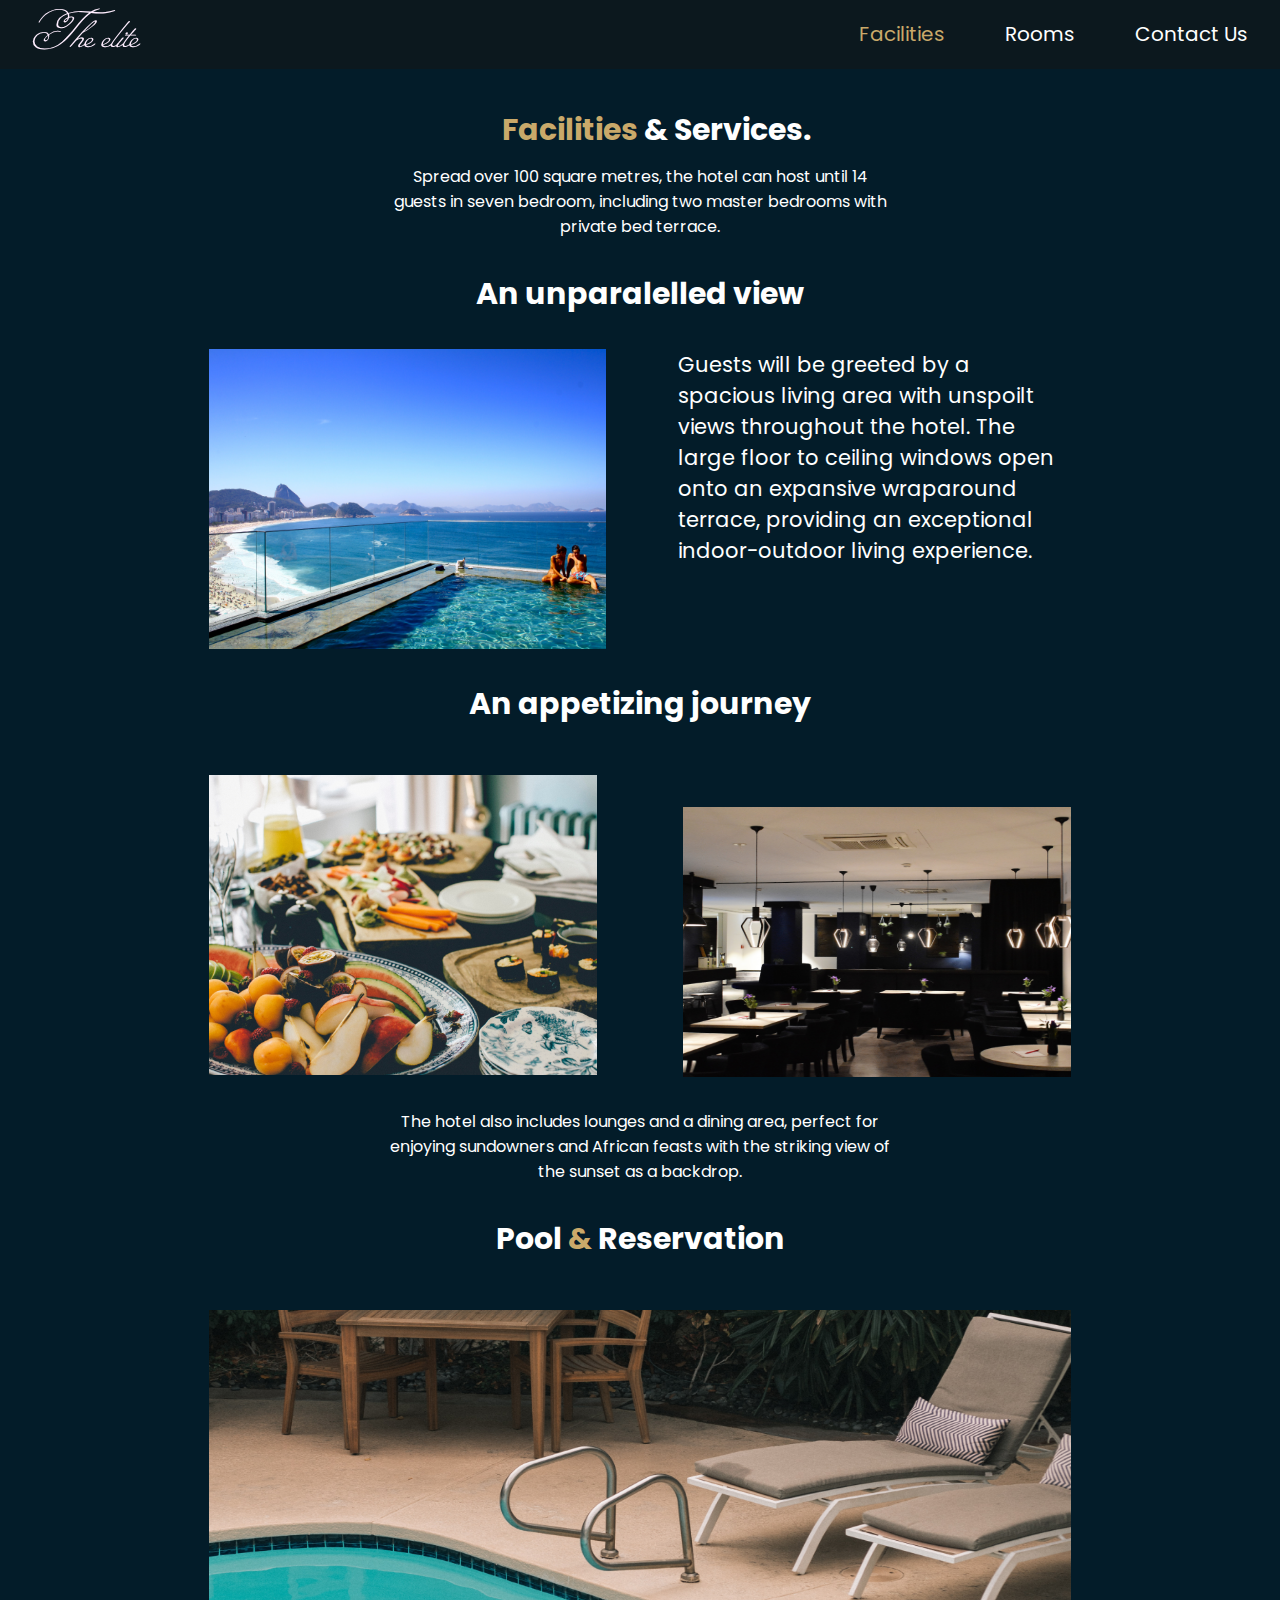
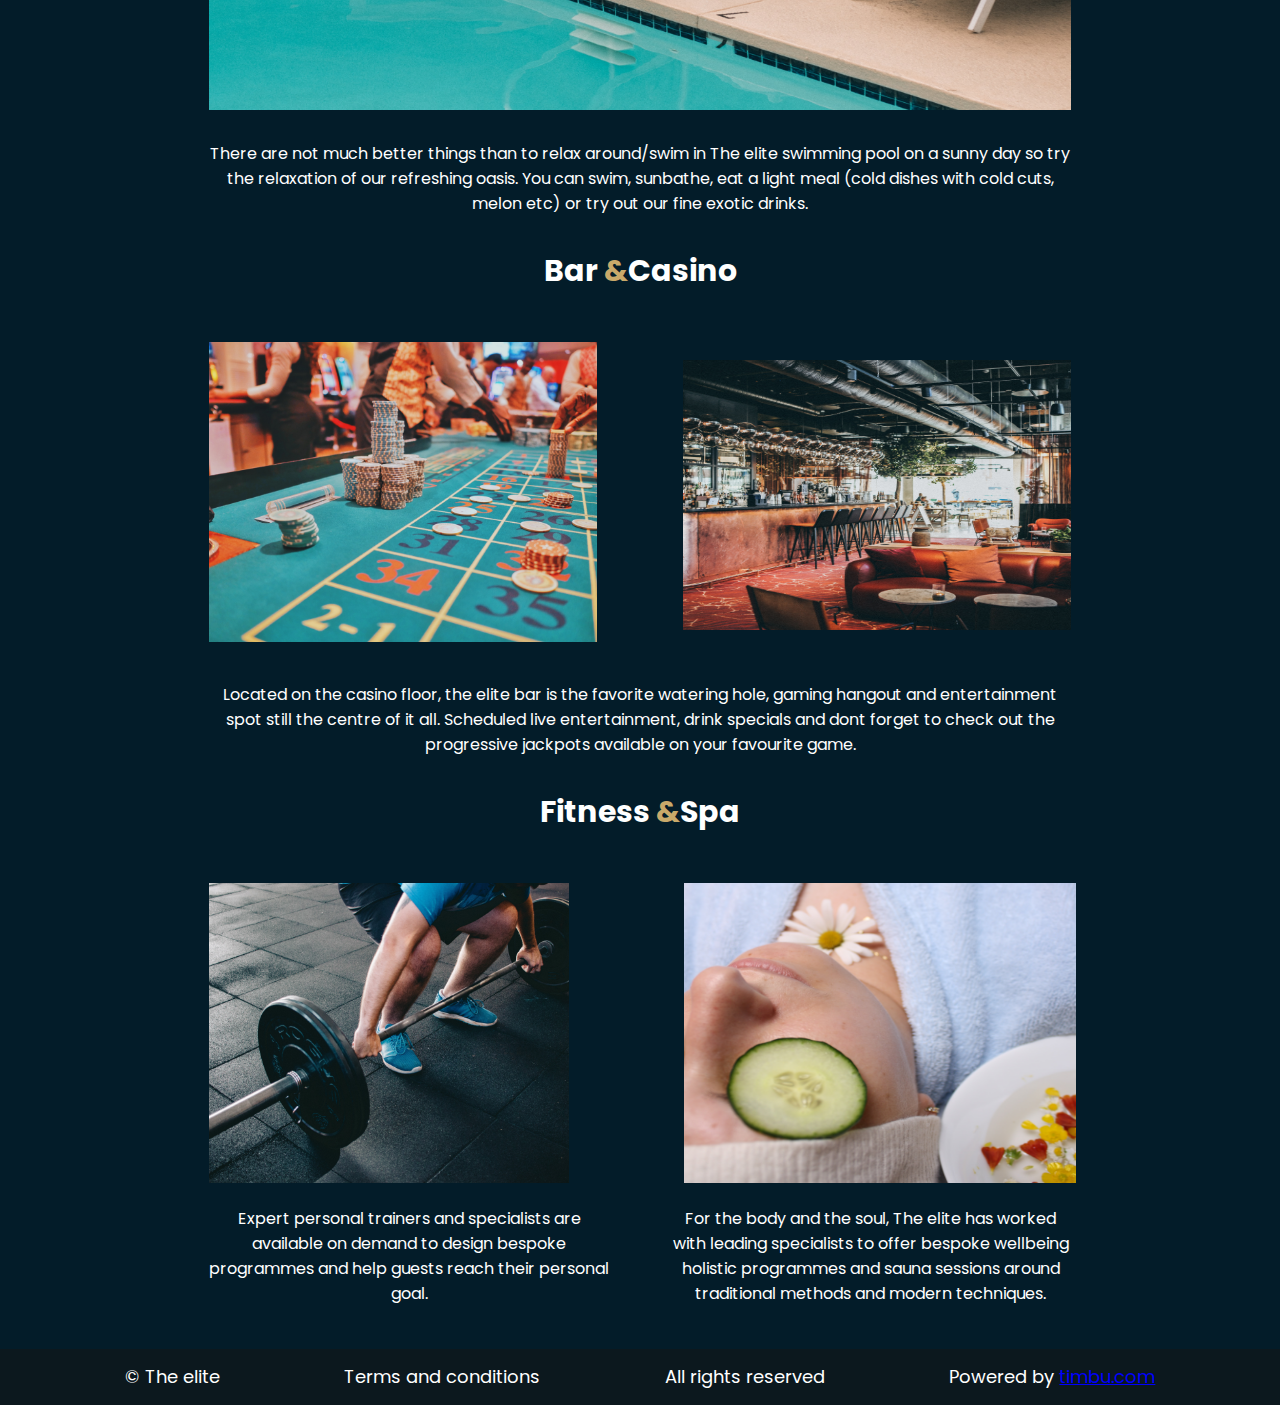
<file: Facilities-Page/index.html>
<!DOCTYPE html>
<html lang="en">
<head>
    <meta charset="UTF-8">
    <meta name="viewport" content="width=device-width, initial-scale=1.0">
    <title>The Elite</title>
    <link href="https://fonts.googleapis.com/css2?family=Poppins:wght@100&display=swap" rel="stylesheet">
    <link rel="stylesheet" href="main.css">
    <link rel="stylesheet" href="../HNG-Hotel-master/shared.css">
    <script src="../HNG-Hotel-master/main.js" defer></script>
</head>
<body>
    <header id="header">
        <h2>
            <a href="../index.html">The elite</a>
        </h2>
        <nav>
            <button class="ham" id="hamb">
                <img class="icon-ham"  src="../HNG-Hotel-master/imgs/icon-hamburger.svg" alt="">
                <img  class="icon-close" src="../HNG-Hotel-master/imgs/icon-close.svg" alt="">
            </button>

            <ul class="menu">
                <li><a href="index.html" style="color: #C9A96A;"> Facilities</a></li>
                <li><a href="../room and rates/rooms.html">Rooms</a></li>
                <li><a href="../Contact/Contact.html">Contact Us</a></li>
            </ul>
        </nav>
    </header>
    <div class="overall">

   
    <section class="main-section">
        <h1 style="text-align: left;"><span>Facilities </span><br>  
           & Services.
          </h1>
          <p>Spread over 100 square metres, the hotel can host until 14 guests in seven bedroom, including two master bedrooms with private bed terrace.</p>
    </section>
     <h1>An unparalelled view</h1>
    <section class="second-section">
        <img src="images/Rectangle 13.png" alt="">
        <p>Guests will be greeted by a spacious living area with unspoilt views throughout the hotel. The large floor to ceiling windows open onto an expansive wraparound terrace, providing an exceptional indoor-outdoor living experience.</p>
    </section>
    <section class="third-section">
        <h1>An appetizing journey</h1>
        <div>
          <img src="images/Rectangle 14.png" class="r-14" alt=""> 
          <img src="images/Rectangle 19.png" class="r-19" alt="">
        </div>
        <p>The hotel also includes lounges and a dining area, perfect for enjoying sundowners and African feasts with the striking view of the sunset as a backdrop.</p>
    </section>

    <section class="four-section">
        <h1>Pool <span style="color: #C9A96A; ">&</span> Reservation</h1>
        <img src="images/Rectangle 15.png" class="r-15" alt="">
        <p>There are not much better things than to relax around/swim in The elite swimming pool on a sunny day so try the relaxation of our refreshing oasis. You can swim, sunbathe, eat a light meal (cold dishes with cold cuts, melon etc) or try out our fine exotic drinks.</p>
    </section>
    <section class="fourth-section">
        <h1> Bar <span style="color: #C9A96A; ">&</span>Casino</h1>
        <div>
            <img src="images/Rectangle 20.png" class="r-20" alt="">
            <img src="images/Rectangle 21.png" class="r-21" alt="">
        </div>
        <p>Located on the casino floor, the elite bar is the favorite watering hole, gaming hangout and entertainment spot still the centre of it all. Scheduled live entertainment, drink specials and dont forget to check out the progressive jackpots available on your favourite game.</p>
    </section>
       <h1>  Fitness <span style="color: #C9A96A; ">&</span>Spa</h1>
<section class="fifth-section">
 
    <div class="fitness">
        <img src="images/Rectangle 12.png" class="r-12" alt="">
         <p>Expert personal trainers and specialists are available on demand to design bespoke programmes and help guests reach their personal goal.</p>
      </div> 
    <div class="spa">
        <img src="images/Rectangle 22.png" class="r-22" alt="">
        <p>For the body and the soul, The elite has worked with leading specialists to offer bespoke wellbeing holistic programmes and sauna sessions around traditional methods and modern techniques.</p>
    </div>
  
</section>  
</div>
<Footer>
    <span>&copy The elite</span>
    <span>Terms and conditions</span>
    <span>All rights reserved</span>
    <div style="text-align: center; color: white;">Powered by <a href="https://timbu.com" style="color: 
    blue;">timbu.com</a></div> 
</Footer>
</body>
</html>
</file>
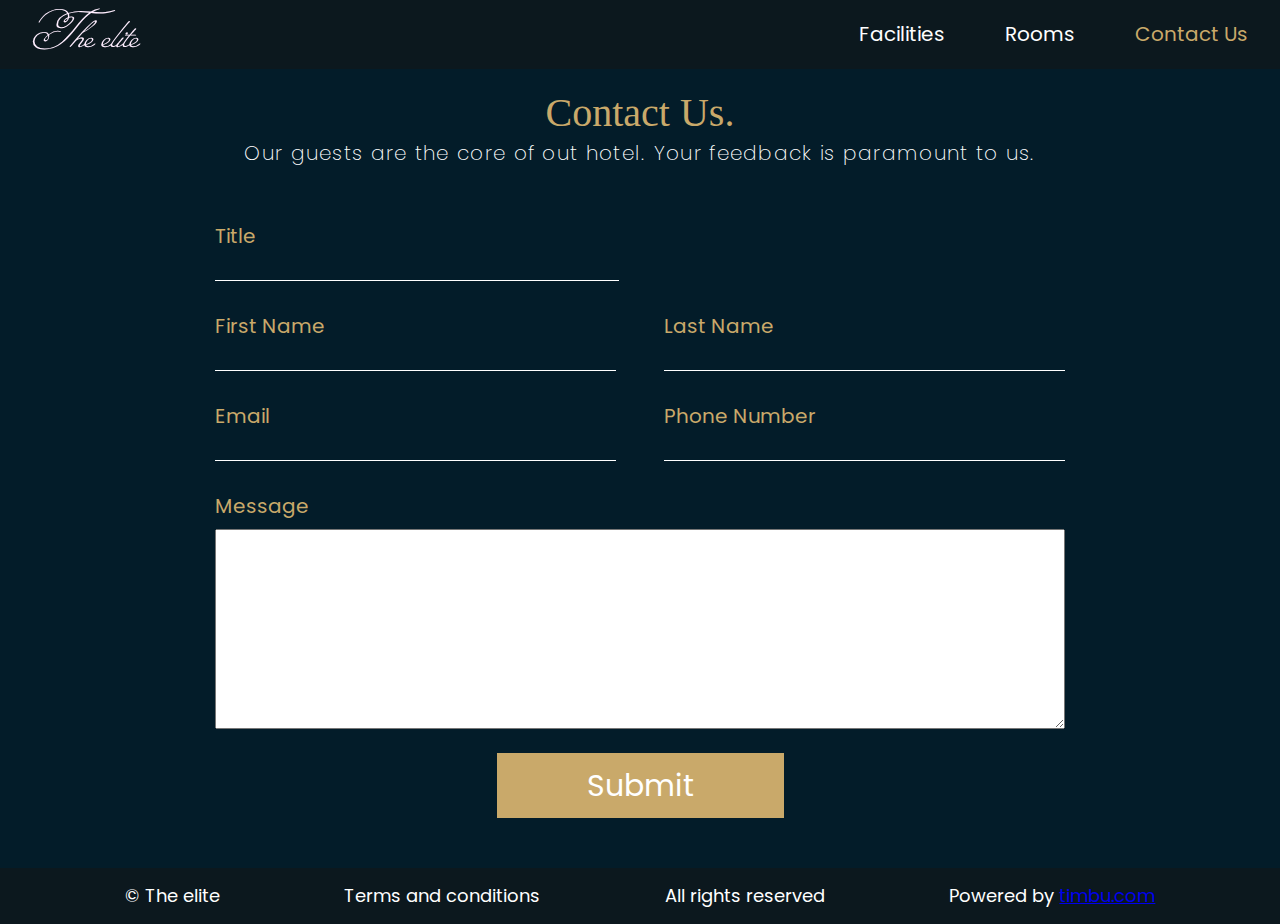
<file: Contact/Contact.html>
<!DOCTYPE html>
<html lang="en">
<head>
    <meta charset="UTF-8">
    <meta name="viewport" content="width=device-width, initial-scale=1.0">
    <title>The Elite</title>
    <!-- <link rel="stylesheet" href="https://stackpath.bootstrapcdn.com/bootstrap/4.5.0/css/bootstrap.min.css" integrity="sha384-9aIt2nRpC12Uk9gS9baDl411NQApFmC26EwAOH8WgZl5MYYxFfc+NcPb1dKGj7Sk" crossorigin="anonymous"> -->
  
    <link rel="stylesheet" href="../HNG-Hotel-master/shared.css">
    <link rel="stylesheet" href="css/style.css">
    <script src="../HNG-Hotel-master/main.js" defer></script>
</head>
<body>
    <header id="header">
        <h2>
            <a href="../index.html">The elite</a>
        </h2>
        <nav>
            <button class="ham" id="hamb">
                <img class="icon-ham"  src="../HNG-Hotel-master/imgs/icon-hamburger.svg" alt="">
                <img  class="icon-close" src="../HNG-Hotel-master/imgs/icon-close.svg" alt="">
            </button>

            <ul class="menu">
                <li><a href="../Facilities-Page/index.html"> Facilities</a></li>
                <li><a href="../room and rates/rooms.html">Rooms</a></li>
                <li><a href="Contact.html" style="color: #C9A96A;">Contact Us</a></li>
            </ul>
        </nav>
    </header>

    <div class="main-container">
        <div class="ht-contain">
            <div id="ht-title">
                <h1 class="heading">Contact Us.</h1>
                <p class="subHeading">Our guests are the core of out hotel. Your feedback is paramount to us.</p>
            </div>
            

            <form>
                <div class="col">
                    <label>Title</label>
                    <input type="text" name="title" id="title">
                </div>
                <div class="ht-row">

                    <div class="col">
                        <label>First Name</label>
                        <input type="text" name="firstname" id="firstname" required>
                    </div>

                    <div class="col">
                        <label>Last Name</label>
                        <input type="text" name="lastname" id="lastname" required>
                    </div>

                </div>

                <div class="ht-row">
                    <div class="col">
                        <label>Email</label>
                        <input type="email" name="email" id="email" class="form-control" required>
                    </div>

                    <div class="col">
                        <label>Phone Number</label>
                        <input type="number" name="phone_number" id="phone_number" class="form-control">
                    </div>            

                </div>
                
                <label>Message</label>
                <textarea name="message" id="message" cols="30" rows="20" class="form-control" required></textarea>
                
                <div class="vertical-center"><button class="btn-hotel">Submit</button></div>
                
            </form>


        </div>
    </div>

            <Footer>
                <span>&copy The elite</span>
                <span>Terms and conditions</span>
                <span>All rights reserved</span>
                <div style="text-align: center; color: white;">Powered by <a href="https://timbu.com">timbu.com</a></div> 
            </Footer>
</body>
</html>
</file>
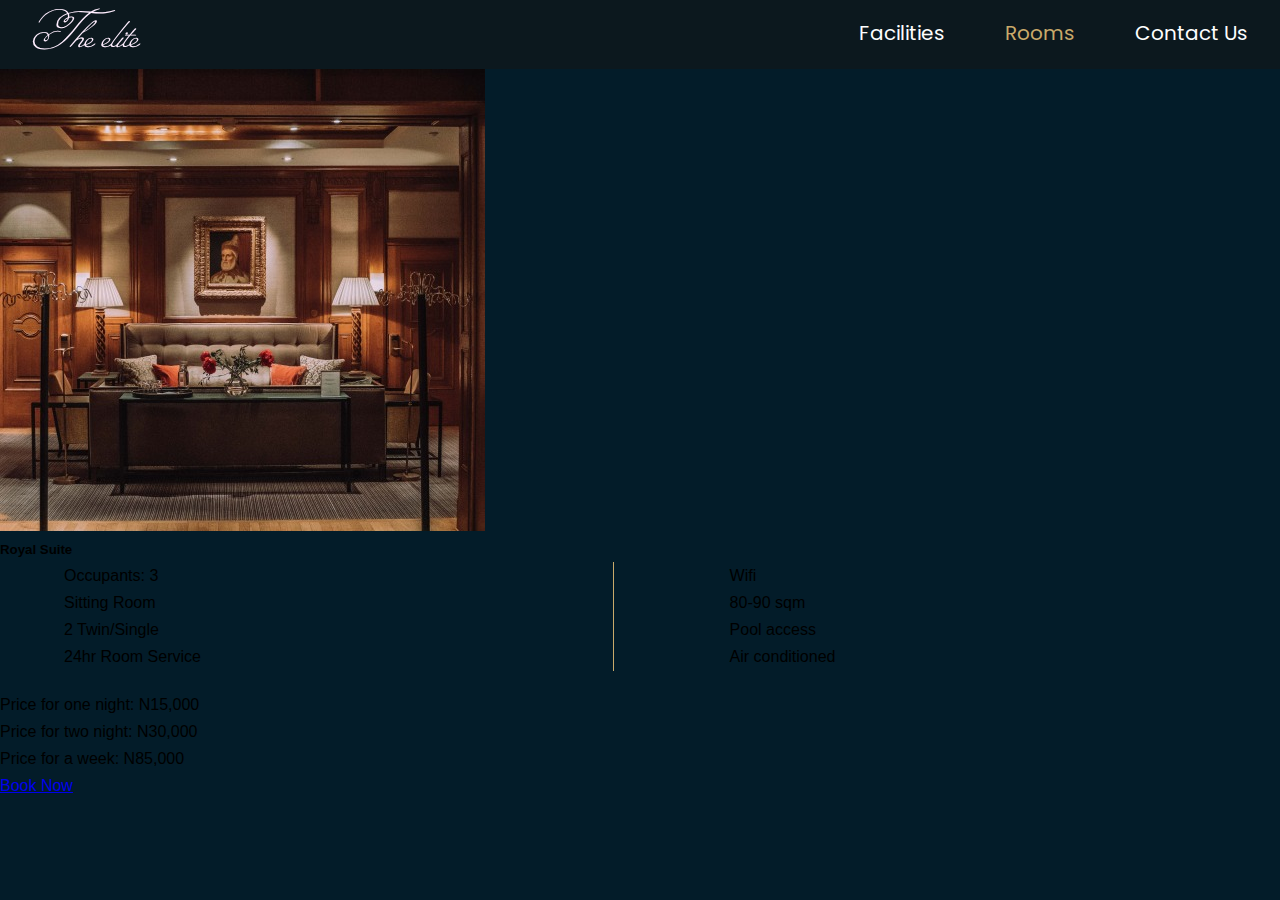
<file: room and rates/checkrates1.html>
<!DOCTYPE html>
<html lang="en">
<head>
    <meta charset="UTF-8">
    <meta name="viewport" content="width=device-width, initial-scale=1.0">
    <link rel="stylesheet" href="./style.css">
    <link rel="stylesheet" href="../HNG-Hotel-master/shared.css">
    <script src="../HNG-Hotel-master/main.js" defer></script>
    <title>Document</title>
    <!-- CSS only -->
<link rel="stylesheet" href="https://stackpath.bootstrapcdn.com/bootstrap/4.5.0/css/bootstrap.min.css" integrity="sha384-9aIt2nRpC12Uk9gS9baDl411NQApFmC26EwAOH8WgZl5MYYxFfc+NcPb1dKGj7Sk" crossorigin="anonymous">

<!-- JS, Popper.js, and jQuery -->
<script src="https://code.jquery.com/jquery-3.5.1.slim.min.js" integrity="sha384-DfXdz2htPH0lsSSs5nCTpuj/zy4C+OGpamoFVy38MVBnE+IbbVYUew+OrCXaRkfj" crossorigin="anonymous"></script>
<script src="https://cdn.jsdelivr.net/npm/popper.js@1.16.0/dist/umd/popper.min.js" integrity="sha384-Q6E9RHvbIyZFJoft+2mJbHaEWldlvI9IOYy5n3zV9zzTtmI3UksdQRVvoxMfooAo" crossorigin="anonymous"></script>
<script src="https://stackpath.bootstrapcdn.com/bootstrap/4.5.0/js/bootstrap.min.js" integrity="sha384-OgVRvuATP1z7JjHLkuOU7Xw704+h835Lr+6QL9UvYjZE3Ipu6Tp75j7Bh/kR0JKI" crossorigin="anonymous"></script>
</head>
<body>
    <header id="header">
        <h2>
            <a href="../index.html">The elite</a>
        </h2>
        <nav>
            <button class="ham" id="hamb">
                <img class="icon-ham"  src="../HNG-Hotel-master/imgs/icon-hamburger.svg" alt="">
                <img  class="icon-close" src="../HNG-Hotel-master/imgs/icon-close.svg" alt="">
            </button>

            <ul class="menu">
                <li><a href="../Facilities-Page/index.html"> Facilities</a></li>
                <li><a href="rooms.html" style="color: #C9A96A;">Rooms</a></li>
                <li><a href="../Contact/Contact.html">Contact Us</a></li>
            </ul>
        </nav>
    </header>

            <div class="card" style="width: 100%; height: 50%;">
                <img src="img/kay.jpg" class="card-img-top" alt="...">
                <div class="card-body">
                  <h5 class="card-title">Royal Suite</h5>
                  <div class="cols">
                    <div class="col1">
                        <p>Occupants: 3</p>
                        <p>Sitting Room</p>
                        <p>2 Twin/Single</p>
                        <p>24hr Room Service</p>
                    </div>
                    <div class="col2">
                        <p>Wifi</p>
                        <p>80-90 sqm</p>
                        <p>Pool access</p>
                        <p>Air conditioned</p>
                    </div>
                </div>
                </div>
                <ul class="list-group list-group-flush">
                  <li class="list-group-item">Price for one night: N15,000</li>
                  <li class="list-group-item">Price for two night: N30,000</li>
                  <li class="list-group-item">Price for a week: N85,000</li>
                </ul>
                <a href="#" class="btn btn-primary">Book Now</a>
              </div>
        </div>
    </div>


    </body>




</html>
</file>
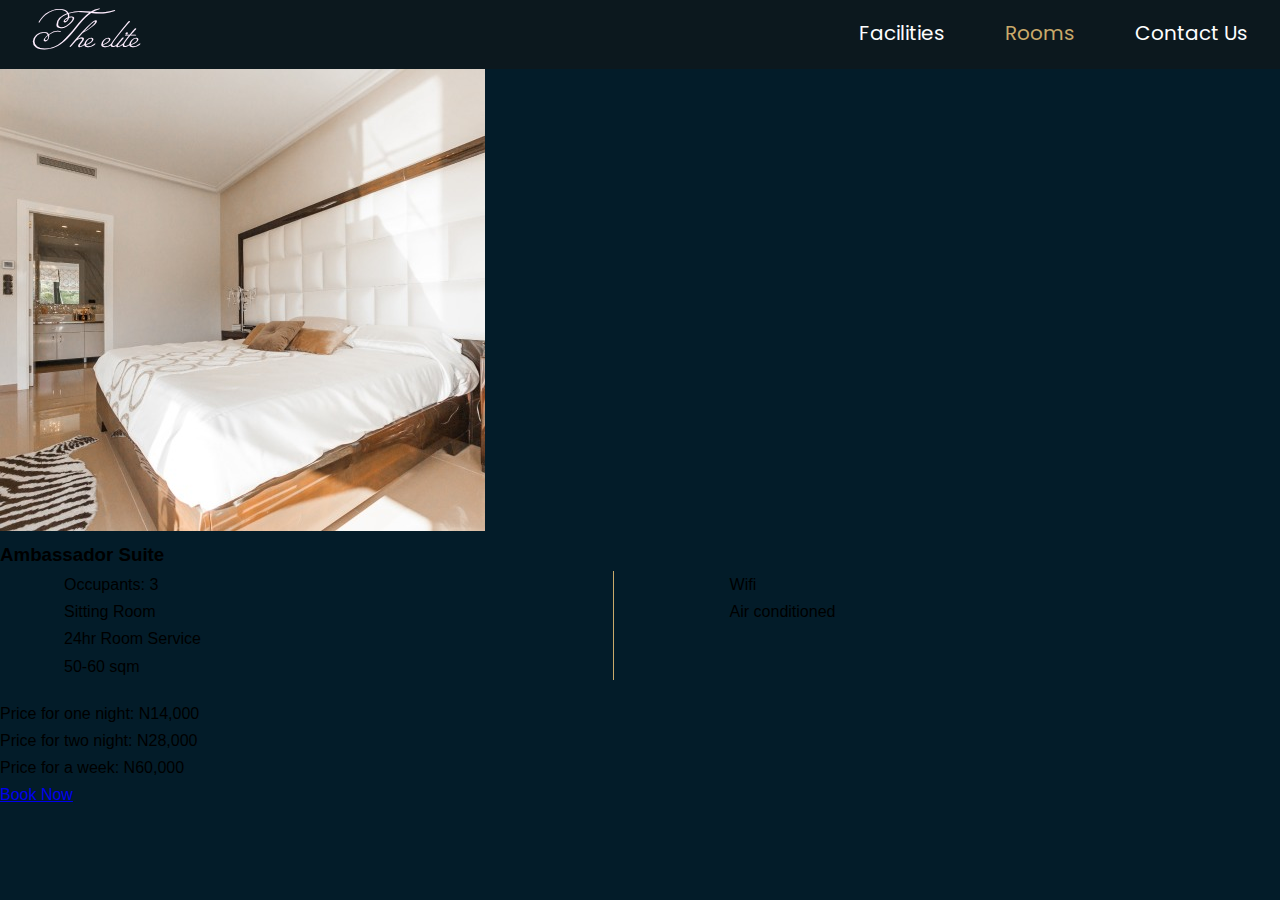
<file: room and rates/checkrates2.html>
<!DOCTYPE html>
<html lang="en">
<head>
    <meta charset="UTF-8">
    <meta name="viewport" content="width=device-width, initial-scale=1.0">
    <link rel="stylesheet" href="./style.css">
    <link rel="stylesheet" href="../HNG-Hotel-master/shared.css">
    <script src="../HNG-Hotel-master/main.js" defer></script>
    <title>Document</title>
    <!-- CSS only -->
<link rel="stylesheet" href="https://stackpath.bootstrapcdn.com/bootstrap/4.5.0/css/bootstrap.min.css" integrity="sha384-9aIt2nRpC12Uk9gS9baDl411NQApFmC26EwAOH8WgZl5MYYxFfc+NcPb1dKGj7Sk" crossorigin="anonymous">

<!-- JS, Popper.js, and jQuery -->
<script src="https://code.jquery.com/jquery-3.5.1.slim.min.js" integrity="sha384-DfXdz2htPH0lsSSs5nCTpuj/zy4C+OGpamoFVy38MVBnE+IbbVYUew+OrCXaRkfj" crossorigin="anonymous"></script>
<script src="https://cdn.jsdelivr.net/npm/popper.js@1.16.0/dist/umd/popper.min.js" integrity="sha384-Q6E9RHvbIyZFJoft+2mJbHaEWldlvI9IOYy5n3zV9zzTtmI3UksdQRVvoxMfooAo" crossorigin="anonymous"></script>
<script src="https://stackpath.bootstrapcdn.com/bootstrap/4.5.0/js/bootstrap.min.js" integrity="sha384-OgVRvuATP1z7JjHLkuOU7Xw704+h835Lr+6QL9UvYjZE3Ipu6Tp75j7Bh/kR0JKI" crossorigin="anonymous"></script>
</head>
<body>
    <header id="header">
        <h2>
            <a href="../index.html">The elite</a>
        </h2>
        <nav>
            <button class="ham" id="hamb">
                <img class="icon-ham"  src="../HNG-Hotel-master/imgs/icon-hamburger.svg" alt="">
                <img  class="icon-close" src="../HNG-Hotel-master/imgs/icon-close.svg" alt="">
            </button>

            <ul class="menu">
                <li><a href="../Facilities-Page/index.html"> Facilities</a></li>
                <li><a href="rooms.html" style="color: #C9A96A;">Rooms</a></li>
                <li><a href="../Contact/Contact.html">Contact Us</a></li>
            </ul>
        </nav>
    </header>

            <div class="card" style="width: 100%; height: 50%;">
                <img src="img/jake.jpg" class="card-img-top" alt="...">
                <div class="card-body">
                    <h3>Ambassador Suite</h3>
                    <div class="cols">
                        <div class="col1">
                            <p>Occupants: 3</p>
                            <p>Sitting Room</p>
                            <p>24hr Room Service</p>
                            <p>50-60 sqm</p>
                        </div>
                        <div class="col2">
                            <p>Wifi</p>
                            <p>Air conditioned</p>
                        </div>
                    </div>
                </div>
                <ul class="list-group list-group-flush">
                  <li class="list-group-item">Price for one night: N14,000</li>
                  <li class="list-group-item">Price for two night: N28,000</li>
                  <li class="list-group-item">Price for a week: N60,000</li>
                </ul>
                <a href="#" class="btn btn-primary">Book Now</a>
              </div>
        </div>
    </div>


    </body>




</html>
</file>
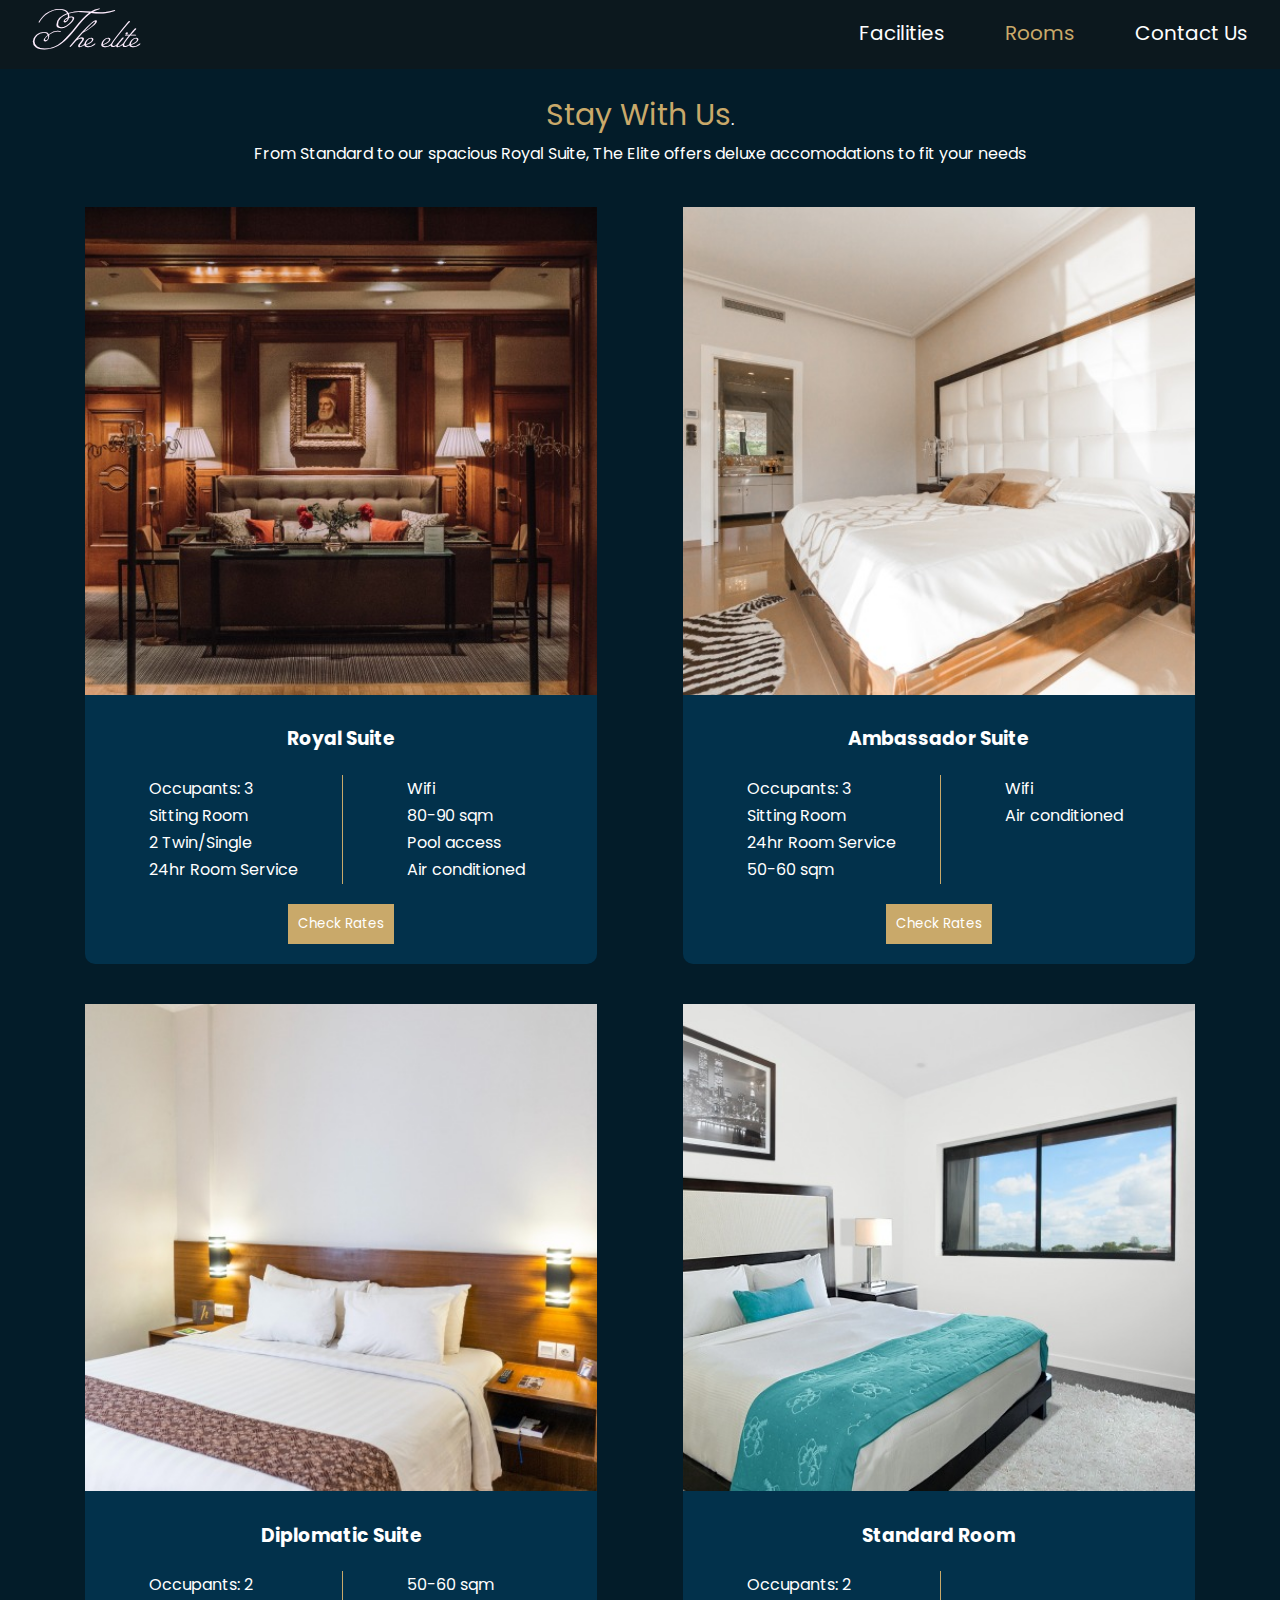
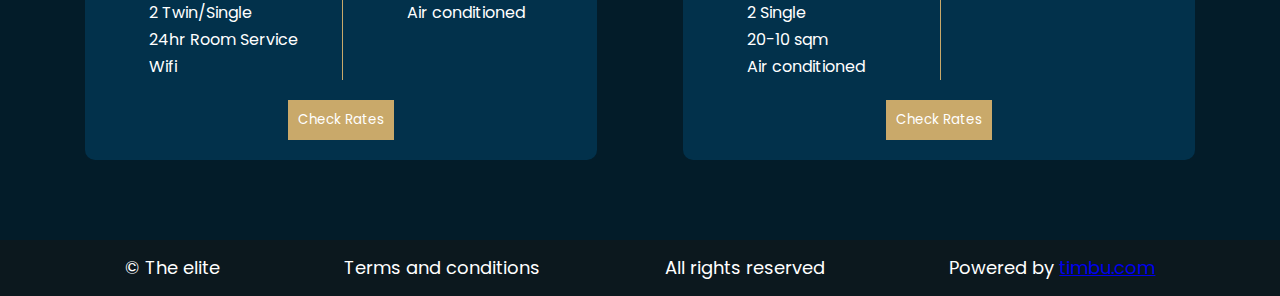
<file: room and rates/rooms.html>
<!DOCTYPE html>
<html lang="en">
<head>
    <meta charset="UTF-8">
    <meta name="viewport" content="width=device-width, initial-scale=1.0">
    <link rel="stylesheet" href="./style.css">
    <link rel="stylesheet" href="../HNG-Hotel-master/shared.css">
    <script src="../HNG-Hotel-master/main.js" defer></script>
    <title>The Elite</title>
</head>
<body>
    <header id="header">
        <h2>
            <a href="../index.html">The elite</a>
        </h2>
        <nav>
            <button class="ham" id="hamb">
                <img class="icon-ham"  src="../HNG-Hotel-master/imgs/icon-hamburger.svg" alt="">
                <img  class="icon-close" src="../HNG-Hotel-master/imgs/icon-close.svg" alt="">
            </button>

            <ul class="menu">
                <li><a href="../Facilities-Page/index.html"> Facilities</a></li>
                <li><a href="rooms.html" style="color: #C9A96A;">Rooms</a></li>
                <li><a href="../Contact/Contact.html">Contact Us</a></li>
            </ul>
        </nav>
    </header>
    <div id="main">
        <div class="heading">
             <p><span style="color:#C9A96A">Stay With Us</span>.</p>
            <p>From Standard to our spacious Royal Suite, The Elite offers deluxe accomodations to fit your needs</p>
        </div>
        <div class="flex-container">
            <div class="box">
                <div class="img-div>">
                    <img src="img/IMG-20200608-WA0008.jpg" width="100%">
                </div>
                <h3>Royal Suite</h3>
                <div class="cols">
                    <div class="col1">
                        <p>Occupants: 3</p>
                        <p>Sitting Room</p>
                        <p>2 Twin/Single</p>
                        <p>24hr Room Service</p>
                    </div>
                    <div class="col2">
                        <p>Wifi</p>
                        <p>80-90 sqm</p>
                        <p>Pool access</p>
                        <p>Air conditioned</p>
                    </div>
                </div>
                <button class="button">Check Rates</button>
            </div>
            <div class="box">
                 <div class="img-div>">
                    <img src="img/IMG-20200608-WA0007.jpg" width="100%">
                 </div>
                <h3>Ambassador Suite</h3>
                <div class="cols">
                    <div class="col1">
                        <p>Occupants: 3</p>
                        <p>Sitting Room</p>
                        <p>24hr Room Service</p>
                        <p>50-60 sqm</p>
                    </div>
                    <div class="col2">
                        <p>Wifi</p>
                        <p>Air conditioned</p>
                    </div>
                </div>
                <button class="button">Check Rates</button>
            </div>
            <div class="box">
                <div class="img-div>">
                    <img src="img/IMG-20200608-WA0006.jpg" width="100%">
                </div>
                <h3>Diplomatic Suite</h3>
                <div class="cols">
                    <div class="col1">
                        <p>Occupants: 2</p>
                        <p>2 Twin/Single</p>
                        <p>24hr Room Service</p>
                        <p>Wifi</p>
                    </div>
                    <div class="col2">
                        <p>50-60 sqm</p>
                        <p>Air conditioned</p>
                    </div>
                </div>
                <button class="button">Check Rates</button>
            </div>
            <div class="box">
                <div class="img-div>">
                    <img src="img/IMG-20200608-WA0005.jpg" width="100%">
                </div>
                <h3>Standard Room</h3>
                <div class="cols">
                    <div class="col1">
                        <p>Occupants: 2</p>
                        <p>2 Single</p>
                        <p>20-10 sqm</p>
                        <p>Air conditioned</p>
                    </div>
                    <div class="col2"></div>
                </div>
                <button class="button">Check Rates</button>
            </div>
        </div>
    </div>
<Footer>
    <span>&copy The elite</span>
    <span>Terms and conditions</span>
    <span>All rights reserved</span>
   <div style="text-align: center; color: white;">Powered by <a href="https://timbu.com">timbu.com</a></div> 
</Footer>
</body>
</html>
</file>
<file: Facilities-Page/main.css>
* {
  box-sizing: border-box;
  font-family: "Poppins", sans-serif;
  color: white;
  
}
body{
   background-color: #031C29;
}
.overall{
  padding: 1.2rem;
}
.main-section {
  color: white;
  margin-bottom: 1rem;
}
.main-section h1 {
  font-size: 30px;
  line-height: 45px;
  margin-bottom: 1rem;
}
.main-section h1 span {
  color: #C9A96A;
  margin-left: 0;
  font-size: 30px;
}

.second-section img {
  width: 100%;
}

.third-section img {
  margin-top: 1rem;
  margin-bottom: 1rem;
  width: 100%;
}

.fourth-section img {
  width: 100%;
  margin-top: 1rem;
  margin-bottom: 1rem;
}

.four-section img {
  margin-top: 1rem;
  width: 100%;
}

.fifth-section img {
  margin-top: 1rem;
  width: 100%;
}
h1 {
  text-align: center;
  margin: 0.5rem 0;
}


@media (min-width: 700px) {
h1{
  margin: 2rem auto;
  font-size: 30px;
 
}

 .overall {
    margin: 0 auto;
    max-width: 900px;
  }

  .main-section {
    margin: 0 auto;
    max-width: 500px;
    text-align: center;
  }
  .main-section h1 {
    margin-left: 7rem;
    font-size: 30px;
    line-height: 20px;
  }
  .main-section h1 br {
    display: none;
  }

  .second-section {
    display: flex;
    justify-content: space-around;
    align-items: flex-start;
  }
  .second-section p {
    margin-top: 0;
    width: 300px;
    font-size: 21px;
    margin-left: 1rem;
  }
  .second-section img {
    width: 60%;
    height: 300px;
  }
  .second-section img{
    width: 46%;
  }
  .second-section p {
    margin-left: 4.5rem;
    width: 490px;
   
  }

  .third-section div {
    display: flex;
    justify-content: space-between;
  }
  .third-section div img {
    width: 45%;
    height: 300px;
  }
  .third-section div .r-19 {
    margin-top: 3rem;
    height: 270px;
  }
  .third-section p{
    text-align: center;
    margin: 1rem auto;
    max-width: 500px;
  }
  .r-15 {
    height: 400px;
    width: 100%;
  }

  .fourth-section div {
    display: flex;
    justify-content: space-between;
  }
  .fourth-section img {
    width: 45%;
    height: 300px;
  }
  .fourth-section .r-21 {
    margin-top: 2.1rem;
    height: 270px;
  }
  .fourth-section p{
    text-align: center;
    margin: 1.5rem auto;
    max-width: 900px;
  }
  .four-section p {
    text-align: center;
    margin: 1.5rem auto;
    max-width: 900px;
  }

  .fifth-section {
    display: flex;
    justify-content: space-between;
  }
  .fifth-section img {
    width: 45%;
    height: 300px;
  }
  .fifth-section p {
    text-align: center;
    margin-top: 1rem;
     width: 250px;
    
  }
  .fifth-section img {
    width: 400px;
    height: 300px;
  }
  .fifth-section p {
    width: 400px;
  }
}

p{
  margin: 1.5rem 0;
}
@media (min-width: 1002px) {
  .second-section img{
    width: 46%;
  }
  .second-section p {
    margin-left: 4.5rem;
    width: 490px;
   
  }
  .fifth-section img {
    width: 400px;
    height: 300px;
  }
  .fifth-section p {
    width: 400px;
  }
}
/* @media (min-width: 1300px) {
  .fifth-section img {
    width: 500px;
    height: 300px;
  }
} */
@media(min-width: 720px){
  
  .fifth-section img {
    width: 90%;
    height: 300px;
  }
  .r-22{
    width: 98% !important;
    margin-left: .85rem !important;
  }
  .fifth-section p {
   text-align: center;
  }
}

/*# sourceMappingURL=main.css.map */
</file>
<file: HNG-Hotel-master/shared.css>
@import url("https://fonts.googleapis.com/css2?family=Miss+Fajardose&family=Poppins&display=swap");
* {
  box-sizing: border-box;
  margin: 0;
  padding: 0;
}
body {
  font-size: 16px;
}
#header {
  background-color: rgba(23, 22, 20, 0.47);
  display: flex;
  padding: 0 2em;
  align-items: center;
  justify-content: space-between;
}
main {
  background: #031c29;
  min-height: 100vh;
}
h2 a {
  text-decoration: none;
  color: #ffeeff;
  font-family: "Miss Fajardose", cursive;
  font-size: 55px;
  font-style: normal;
  font-weight: normal;
  line-height: 69px;
}

.menu {
  list-style-type: none;
  display: flex;
  align-items: center;
  justify-content: center;
  list-style-type: none;
}
nav li {
  margin-left: 60px;
}
nav li a {
  font-family: "Poppins", sans-serif;
  text-decoration: none;
  text-transform: capitalize;
  color: #fefefe;
  line-height: 25px;
  transition: color 1s ease;
  font-size: 20px;
}

nav li a:hover {
  color: #c9a96a;
}
footer {
  background: rgba(23, 22, 20, 0.47);
  display: flex;
  justify-content: space-evenly;
  font-size: 18px;
  line-height: 20px;
  padding: 1em 0;
  font-family: "Poppins", sans-serif;
}
span {
  color: #fff;
}

.ham {
  display: none;

}

@media (max-width: 768px) {
    h2 a{
        font-size: 45px;
    }
  .ham {
    display: block ;
    background-color: transparent;
    border: none;
    cursor: pointer;
    position: relative;
    z-index: 99;
  }
  .ham:focus {
    outline: none;
  }
  .icon-close {
    
    display: none;
  }
   .icon-ham{
    filter: brightness(0) invert(1);
  }
  .icon-close{
    filter: brightness(0) invert(1);
  }

  .show-nav .icon-close {
    display: block;
  }
  .show-nav .icon-ham {
    display: none;
  }

 .menu {
    background-color: rgb(223, 219, 219);
    box-shadow: 0 5px 10px rgba(0, 0, 0, 0.1);
    flex-direction: column;
    position: fixed;
    top: 70px;
    left: 20px;
    width: calc(100% - 40px);
    transform: translate(120%);
    z-index: 100;
    transition: transform 0.4s ease;
  }

  .show-nav .menu {
    transform: translateX(0);
  }
 .menu li {
    margin: 20px 30px;
    text-align: center;
  }
  nav.menu li a {
    color: black;
  }
  footer{
    margin-top: 2rem;
    flex-direction: column;
    padding-bottom: 0.2rem;
  }
  span{
      margin: .5rem 1em;
      text-align: center;
      font-size: 16px;
      line-height: 1;
  }
}
</file>
<file: Contact/css/style.css>
body{
    background: #031C29;
    color: #C9A96A;
    margin: 0px;
}

.main-container{
    /* width: 100%; */
    padding-right: 15px;
    padding-left: 15px;
    max-width: 1000px;
    margin-right: auto;
    margin-left: auto;
}

.ht-row{

    display: grid;
    grid-template-columns: 1fr 1fr;
    grid-gap: 3rem;
    grid-column-gap: 3rem;
    grid-row-gap: 3rem;
    grid-gap: 3rem;


    /* display: -ms-flexbox;
    display: flex;
    -ms-flex-wrap: wrap;
    flex-wrap: wrap;
    margin-right: -15px;
    margin-left: -15px; */
}

.col{
    display: grid;
    align-items: start;
    margin-bottom: 30px;
}

.ht-contain{
    /* width: 100%; */
    padding: 0px 60px;
}

#ht-title{
    padding:  0;
    padding-top: 20px;
  
    /* width: 38%; */
}


.heading{
    font-family: Centaur;
    font-style: normal;
    font-weight: normal;
    font-size: 40px;
    margin: 0px;
    /* line-height: 91px; */
    color: #C9A96A;
    text-align: center;
}

.subHeading{
    font-family: Poppins;
    font-style: normal;
    font-weight: 200;
    font-size: 20px;
    line-height: 35px;
    letter-spacing: 0.065em;
    color: #FFFFFF;
    text-align: center;
}

.subHeading, p>span {
    display: block;
}

.btn-hotel{
    margin: 0 auto;
    margin-top: 20px;
    padding: 10px 90px;
    background: #C9A96A;
    color: #FFFFFF;
    font-family: Poppins;
    font-style: normal;
    font-weight: normal;
    font-size: 30px;
    line-height: 45px;
    border: 0px;
    cursor: pointer;
}


.vertical-center {
    text-align: center;
}

/*Input Auto fill Selected*/
input:-internal-autofill-selected {
    -webkit-appearance: menulist-button;
    background-color: none !important;
    background-image: none !important;
    color: white !important;
}





/*Form Styling*/
form {
    padding: 50px 0px;
}

label{
    display: inline-block;
    margin-bottom: .5rem;
    font-family: Poppins;
    font-style: normal;
    font-weight: normal;
    font-size: 20px;
    line-height: 30px;
}

input {
    border: 0px none;
    border-bottom: 0.5px solid #ffffff;
    background: none;
    color: white;
    font-size: 18px;
}

input:focus, textarea:focus, select:focus{
    outline: none;
    border-bottom: 1px solid #C9A96A;
}

input:hover, textarea:hover, select:hover{
    outline: none;
    border-bottom: 1px solid #C9A96A;
}

input[type=text]{
    border: 0px 0px 5px 0px solid red !important;
}

textarea#message {
    width: 100%;
    height: 200px;
}

input#title {
    width: 47.5%;
}

/*Responsiveness on Mobile and Tablet*/

@media (max-width: 768px) {
    .ht-row {
        grid-template-columns: 1fr 1fr;
    }

    .heading{
        font-size: 68px;
        text-align: left;
    }

    .subHeading{
        font-size: 18px;
    }

    .ht-contain{
        padding: 10px;
    }

    .ht-row{
        grid-gap: 1.5rem;
        grid-column-gap: 1.5rem;
        grid-row-gap: 1.5rem;
        grid-gap: 1.5rem;
    }
    .btn-hotel{
        padding: 20px 90px;
    }
}
@media (max-width: 480px) {
    .ht-row {
        grid-template-columns: 1fr;
        grid-gap: 0.5rem;
    }
    .col{
        margin-bottom: 30px;
    }

    input#title {
        width: 100%;
    }

    .heading{
        font-size: 48px;
    }

    .subHeading{
        font-size: 16px;
    }

    .ht-contain{
        padding: 10px;
    }

    .subHeading, p>span {
        display: inline !important;
    }

    .btn-hotel{
        width: 100%;
        margin-top: 40px;
        padding-top: 20px 0px;
        font-family: Poppins;
        font-style: normal;
        font-weight: 500;
        color: white;
        font-size: 20px;
        line-height: 15px;
        cursor: pointer;
    }

    label{
        font-size: 18px;
        line-height: 27px;
    }
    
    input {
        font-size: 15px;
    }

    form{
        padding: 40px 0px;
    }
}
</file>
<file: room and rates/style.css>
@import url("https://fonts.googleapis.com/css2?family=Miss+Fajardose&family=Poppins&display=swap");
#main{
    background-color:  #031C29;
    color:white;
    padding-top:20px;
    padding-bottom: 40px;
}
body{
    font-family: 'lato', sans-serif;
    font-weight: 400;
    font-size: 1rem;
    line-height: 1.7;
 
    background: rgb(3, 28, 41);
}
.heading{
    /* margin-left:3vw; */
    margin-bottom: 20px;
    text-align: center;
    /* width:280px; */
    font-family: 'Poppins'
}


.heading span{
    margin:0 0 0 0;
    font-size: 30px;
}
.button{
    border-style: none;
    background-color: #C9A96A;
    padding:10px;
    margin: 0 auto;
    margin-bottom: 20px;
    color:white;
    font-family: 'Poppins'
}
.flex-container{
    display: flex;
    justify-content: space-evenly;
    flex-wrap: wrap;
    padding-top:20px;
}
.box{
    display: flex;
    flex-direction: column;
    width:40vw;
    text-align: center;
    margin-bottom: 40px;
    background-color: rgb(2, 49, 75);
    border-radius: 10px;
}
.box h3{
    margin:20px;
    font-family: 'Poppins';
}
.box p{
    font-family: 'Poppins'
}
.img-div{
    width:100%;
    height:150px;
    box-sizing: border-box;
    border-radius: 10px;
}
.img-div img{
    max-height:150px;
    box-sizing: border-box;
}
.cols{
    display: flex;
    justify-content: space-between;
    text-align: left;
    margin-bottom: 20px;
}
.col1{
    border-right:1px solid #C9A96A;
    width:48vw;
    padding-left:5vw;
    padding-right:5px;
}
.col2{
    width:48vw;
    padding-left:5vw;
}
@media only screen and (max-width:600px){
    .flex-container{
        flex-direction: column;
        padding:20px;
    }
    .box{
        display: flex;
        flex-direction: column;
        width:100%;
        text-align: center;
    }
    .heading{
        width:70%;
        margin-left:6vw;
        text-align: left;
    }
}
</file>
